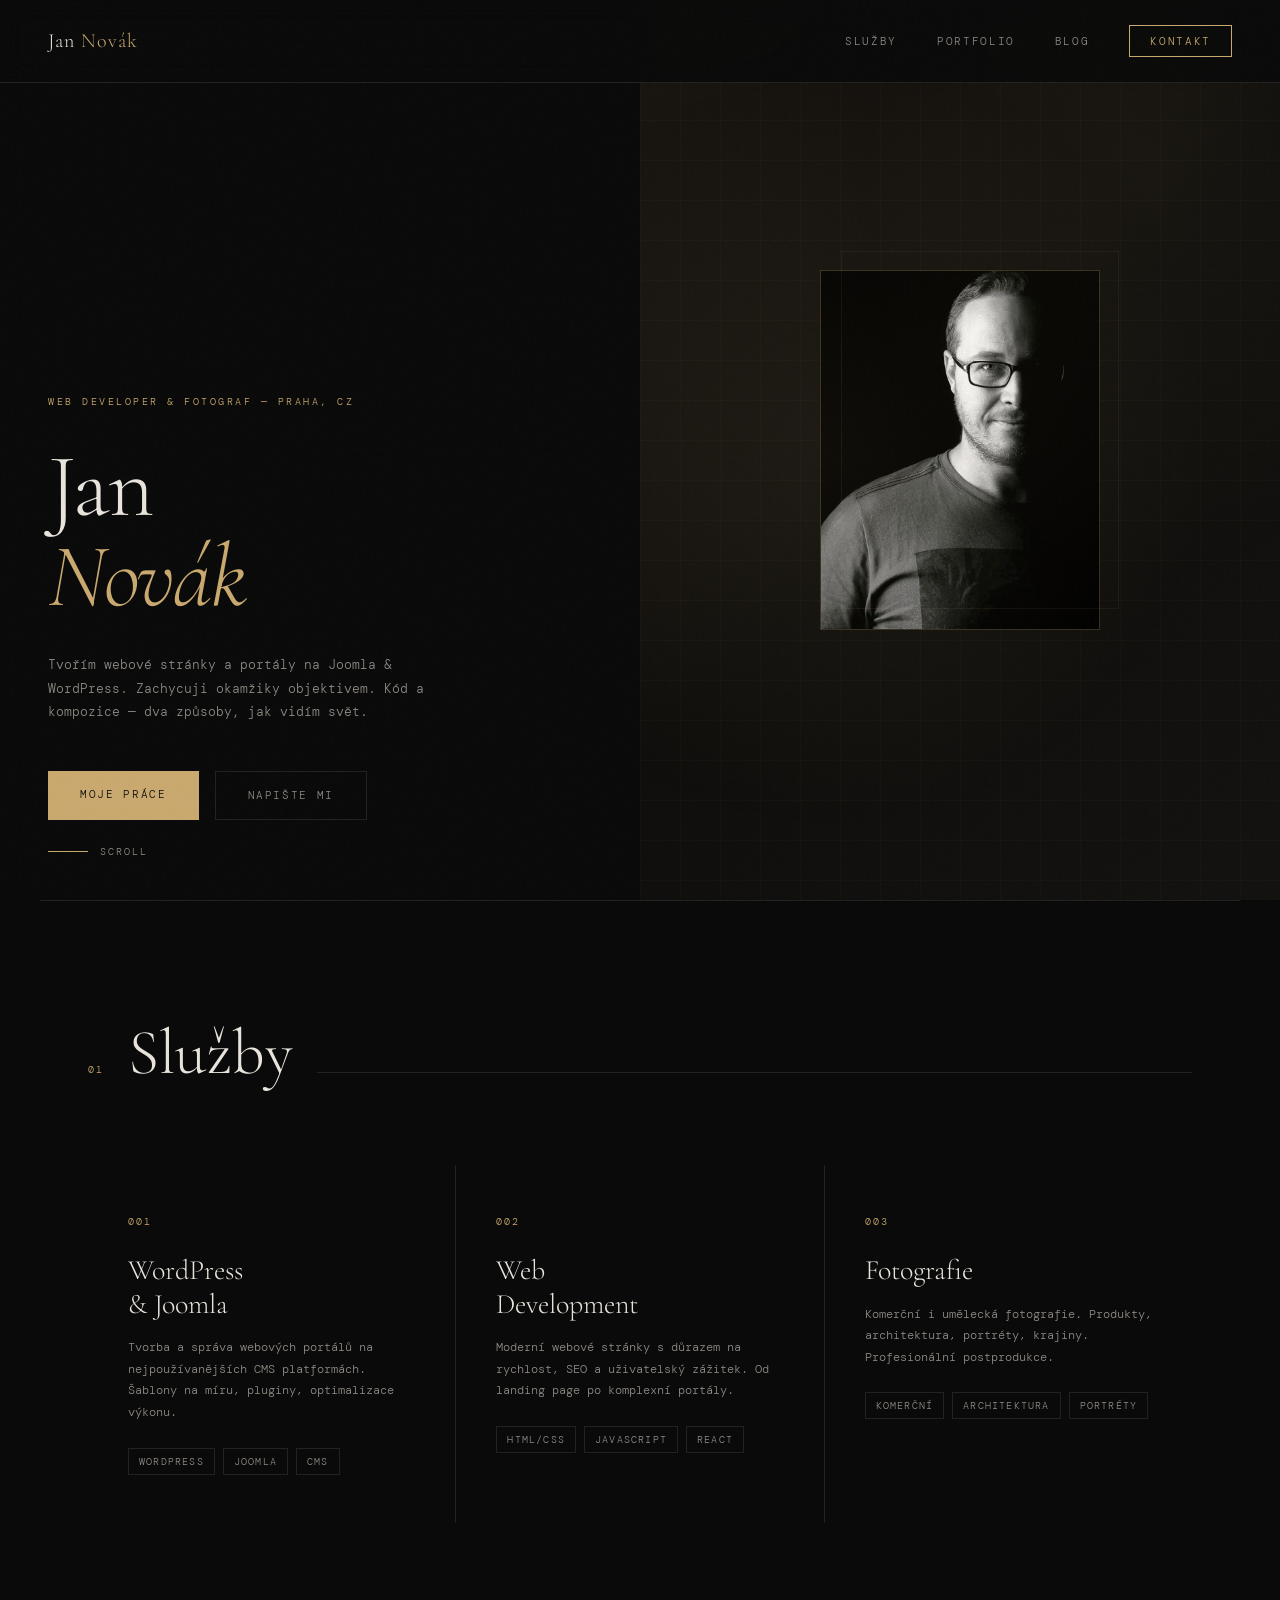
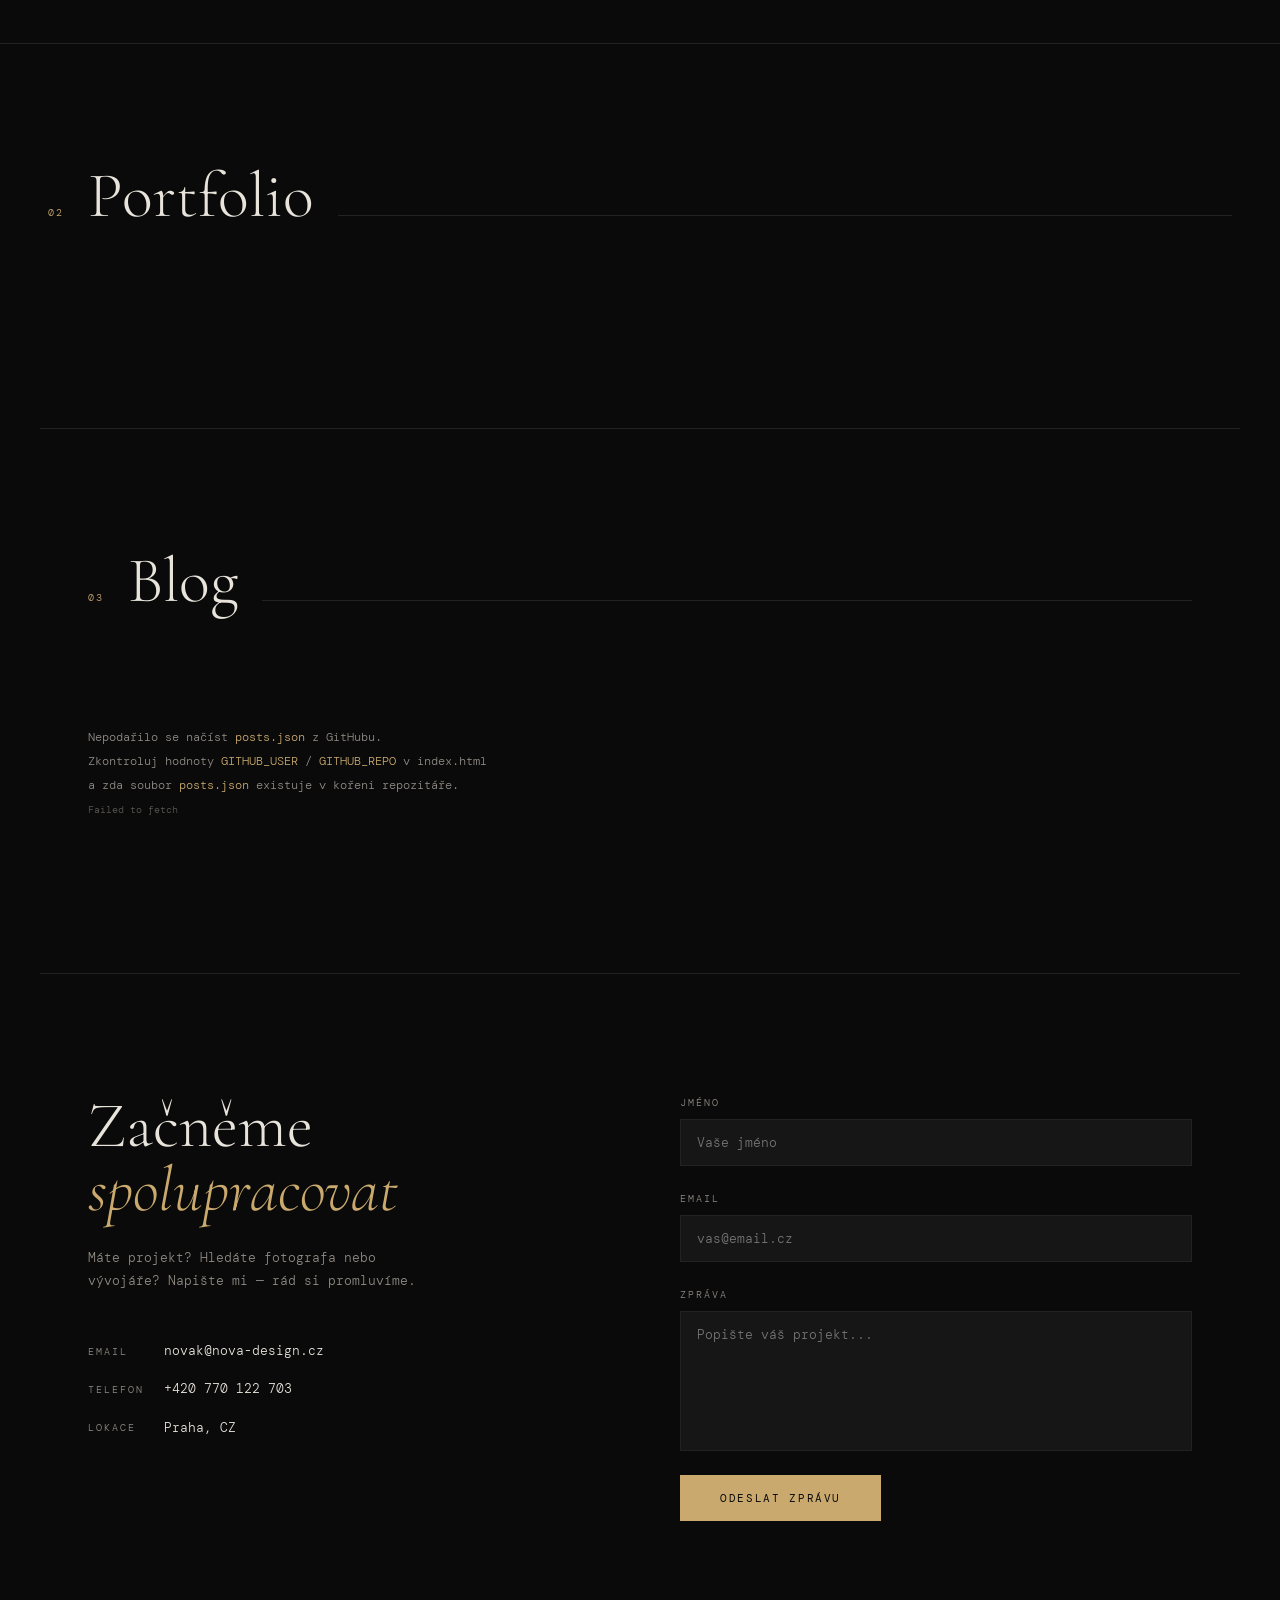
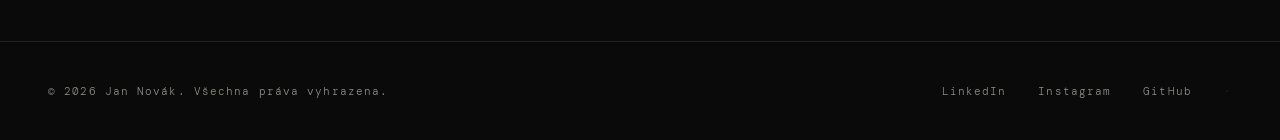
<file: index.html>
<!DOCTYPE html>
<html lang="cs">
<head>
<meta charset="UTF-8">
<meta name="viewport" content="width=device-width, initial-scale=1.0">
<title>Jan Novák — Web Developer & Fotograf</title>
<meta name="description" content="Jan Novák — webový vývojář, Joomla & WordPress specialista a fotograf.">
<meta property="og:type" content="website">
<meta property="og:title" content="Jan Novák — Web Developer & Fotograf">
<meta property="og:description" content="Jan Novák — webový vývojář, Joomla & WordPress specialista a fotograf.">
<meta property="og:url" content="https://nova-design.cz/">
<meta name="twitter:card" content="summary">
<link rel="preconnect" href="https://fonts.googleapis.com">
<link rel="preconnect" href="https://fonts.gstatic.com" crossorigin>
<link rel="preconnect" href="https://raw.githubusercontent.com" crossorigin>
<link rel="preload" as="style" href="https://fonts.googleapis.com/css2?family=Cormorant+Garamond:ital,wght@0,300;0,400;1,300&family=DM+Mono:wght@300;400&display=swap">
<link rel="stylesheet" href="https://fonts.googleapis.com/css2?family=Cormorant+Garamond:ital,wght@0,300;0,400;1,300&family=DM+Mono:wght@300;400&display=swap" media="print" onload="this.media='all'">
<noscript><link rel="stylesheet" href="https://fonts.googleapis.com/css2?family=Cormorant+Garamond:ital,wght@0,300;0,400;1,300&family=DM+Mono:wght@300;400&display=swap"></noscript>
<link rel="canonical" href="https://nova-design.cz/">
<link rel="stylesheet" href="style.css">
</head>
<body>

<nav>
  <a href="#" class="nav-logo">Jan <span>Novák</span></a>
  <ul class="nav-links">
    <li><a href="#services">Služby</a></li>
    <li><a href="#portfolio">Portfolio</a></li>
    <li><a href="#blog">Blog</a></li>
    <li><a href="#contact" class="nav-cta">Kontakt</a></li>
  </ul>
  <button class="nav-burger" id="nav-burger" aria-label="Menu" onclick="toggleMobileMenu()">
    <span></span><span></span><span></span>
  </button>
</nav>

<div class="mobile-menu" id="mobile-menu">
  <a href="#services" onclick="closeMobileMenu()">Služby</a>
  <a href="#portfolio" onclick="closeMobileMenu()">Portfolio</a>
  <a href="#blog" onclick="closeMobileMenu()">Blog</a>
  <a href="#contact" onclick="closeMobileMenu()" class="mob-cta">Kontakt</a>
</div>

<section id="hero" style="max-width:100%;padding:0">
  <div class="hero-left">
    <p class="hero-tag">Web developer &amp; fotograf — Praha, CZ</p>
    <h1 class="hero-title">Jan<br><em>Novák</em></h1>
    <p class="hero-desc">Tvořím webové stránky a portály na Joomla &amp; WordPress. Zachycuji okamžiky objektivem. Kód a kompozice — dva způsoby, jak vidím svět.</p>
    <div class="hero-actions">
      <a href="#portfolio" class="btn-primary">Moje práce</a>
      <a href="#contact" class="btn-ghost">Napište mi</a>
    </div>
  </div>
  <div class="hero-right">
    <div class="hero-img-placeholder">
      <div class="hero-grid-lines"></div>
      <div class="hero-photo-frame">
        <img src="images/photo.jpg" alt="Jan Novák" width="248" height="328"
          fetchpriority="high" decoding="async"
          style="width:100%;height:100%;object-fit:cover;display:block">
      </div>
    </div>
  </div>
  <div class="hero-scroll"><span class="scroll-line"></span>Scroll</div>
</section>

<section id="services">
  <div class="section-header reveal">
    <span class="section-num">01</span>
    <h2 class="section-title">Služby</h2>
    <div class="section-line"></div>
  </div>
  <div class="services-grid reveal">
    <div class="service-card">
      <p class="service-num">001</p><h3 class="service-name">WordPress<br>&amp; Joomla</h3>
      <p class="service-desc">Tvorba a správa webových portálů na nejpoužívanějších CMS platformách. Šablony na míru, pluginy, optimalizace výkonu.</p>
      <div class="service-tags"><span class="tag">WordPress</span><span class="tag">Joomla</span><span class="tag">CMS</span></div>
    </div>
    <div class="service-card">
      <p class="service-num">002</p><h3 class="service-name">Web<br>Development</h3>
      <p class="service-desc">Moderní webové stránky s důrazem na rychlost, SEO a uživatelský zážitek. Od landing page po komplexní portály.</p>
      <div class="service-tags"><span class="tag">HTML/CSS</span><span class="tag">JavaScript</span><span class="tag">React</span></div>
    </div>
    <div class="service-card">
      <p class="service-num">003</p><h3 class="service-name">Foto&shy;grafie</h3>
      <p class="service-desc">Komerční i umělecká fotografie. Produkty, architektura, portréty, krajiny. Profesionální postprodukce.</p>
      <div class="service-tags"><span class="tag">Komerční</span><span class="tag">Architektura</span><span class="tag">Portréty</span></div>
    </div>
  </div>
</section>

<section id="portfolio" style="max-width:100%;padding-left:48px;padding-right:48px">
  <div style="max-width:1200px;margin:0 auto">
    <div class="section-header reveal">
      <span class="section-num">02</span>
      <h2 class="section-title">Portfolio</h2>
      <div class="section-line"></div>
    </div>
    <div id="pf-filters" class="pf-filters" style="display:none"></div>
    <div id="portfolio-grid" class="portfolio-grid">
      <p class="pf-loading">Načítám portfolio</p>
    </div>
  </div>
</section>

<section id="blog">
  <div class="section-header reveal">
    <span class="section-num">03</span>
    <h2 class="section-title">Blog</h2>
    <div class="section-line"></div>
  </div>
  <div id="blog-grid" class="blog-grid">
    <p class="blog-loading">Načítám články</p>
  </div>
</section>

<section id="contact">
  <div class="contact-inner reveal">
    <div class="contact-left">
      <h2>Začněme <em>spolupracovat</em></h2>
      <p>Máte projekt? Hledáte fotografa nebo vývojáře? Napište mi — rád si promluvíme.</p>
      <div class="contact-info">
        <div class="contact-item"><span class="ci-label">Email</span><a href="mailto:novak@nova-design.cz" class="ci-value">novak@nova-design.cz</a></div>
        <div class="contact-item"><span class="ci-label">Telefon</span><a href="tel:+420770122703" class="ci-value">+420 770 122 703</a></div>
        <div class="contact-item"><span class="ci-label">Lokace</span><span class="ci-value">Praha, CZ</span></div>
      </div>
    </div>
    <form class="contact-form" onsubmit="handleSubmit(event)">
      <div class="form-group"><label class="form-label">Jméno</label><input type="text" name="name" class="form-input" placeholder="Vaše jméno" required></div>
      <div class="form-group"><label class="form-label">Email</label><input type="email" name="email" class="form-input" placeholder="vas@email.cz" required></div>
      <div class="form-group"><label class="form-label">Zpráva</label><textarea name="message" class="form-textarea" placeholder="Popište váš projekt..." required></textarea></div>
      <input type="text" name="website" class="hp-field" tabindex="-1" autocomplete="off" aria-hidden="true">
      <button type="submit" class="form-submit">Odeslat zprávu</button>
    </form>
  </div>
</section>

<footer>
  <p class="footer-copy">© 2026 Jan Novák. Všechna práva vyhrazena.</p>
  <div class="footer-links">
    <a href="#">LinkedIn</a><a href="#">Instagram</a><a href="#">GitHub</a>
    <a href="admin.html" class="footer-admin">·</a>
  </div>
</footer>

<button id="back-top" onclick="window.scrollTo({top:0,behavior:'smooth'})" aria-label="Zpět nahoru">↑</button>

<div class="modal-overlay" id="pf-modal" onclick="closePfModal(event)">
  <div class="article-modal" style="max-width:800px">
    <img id="pf-modal-img" alt="" loading="lazy" style="width:100%;max-height:420px;object-fit:cover;flex-shrink:0;display:none;background:var(--surface)">
    <div class="modal-head">
      <div><div class="modal-meta" id="pf-modal-tags"></div><h2 class="modal-title" id="pf-modal-title"></h2></div>
      <button class="close-btn" onclick="closePfModalBtn()">×</button>
    </div>
    <div class="modal-body">
      <p id="pf-modal-desc"></p>
      <div id="pf-modal-link-wrap" style="margin-top:24px;display:none">
        <a id="pf-modal-link" href="#" target="_blank" rel="noopener" class="btn-primary" style="display:inline-block">Zobrazit projekt →</a>
      </div>
    </div>
  </div>
</div>

<div class="modal-overlay" id="article-modal" onclick="closeArticle(event)">
  <div class="article-modal">
    <div class="modal-head">
      <div><div class="modal-meta" id="modal-meta"></div><h2 class="modal-title" id="modal-title"></h2></div>
      <button class="close-btn" onclick="closeArticleBtn()">×</button>
    </div>
    <div class="modal-body"><p id="modal-content"></p></div>
  </div>
</div>

<script>
// ╔══════════════════════════════════════════════════════════╗
// ║  KONFIGURACE — vyplň po nahrání na GitHub               ║
// ╚══════════════════════════════════════════════════════════╝
const GITHUB_USER = 'wertigocore';     // tvůj GitHub login
const GITHUB_REPO = 'wertigocore.github.io'; // název repozitáře
const POSTS_FILE      = 'posts.json';
const PORTFOLIO_FILE  = 'portfolio.json';
// ──────────────────────────────────────────────────────────

const configured = GITHUB_USER !== 'YOUR_USERNAME';

const RAW_URL           = `https://raw.githubusercontent.com/${GITHUB_USER}/${GITHUB_REPO}/main/${POSTS_FILE}`;
const PORTFOLIO_RAW_URL = `https://raw.githubusercontent.com/${GITHUB_USER}/${GITHUB_REPO}/main/${PORTFOLIO_FILE}`;

const MONTHS = ['ledna','února','března','dubna','května','června','července','srpna','září','října','listopadu','prosince'];
function fmtDate(s){ const d=new Date(s); return `${d.getDate()}. ${MONTHS[d.getMonth()]} ${d.getFullYear()}`; }

// Fallback ukázkové články pro lokální vývoj
const DEMO = [
  {id:1,title:"Jak optimalizovat WordPress pro rychlost",excerpt:"Praktický průvodce optimalizací — od výběru hostingu po lazyloading a cachování.",category:"WordPress",date:"2026-03-12",content:"Toto je ukázkový obsah. Po nastavení GitHub credentials se zobrazí vaše skutečné články z posts.json."},
  {id:2,title:"Zlatá hodinka — proč fotografovat při soumraku",excerpt:"Světlo ve zlaté hodince mění průměrnou fotografii v umělecké dílo.",category:"Fotografie",date:"2026-02-28",content:"Toto je ukázkový obsah. Po nastavení GitHub credentials se zobrazí vaše skutečné články z posts.json."},
  {id:3,title:"Joomla vs WordPress v roce 2026",excerpt:"Porovnání dvou CMS gigantů z pohledu vývojáře.",category:"CMS",date:"2026-02-05",content:"Toto je ukázkový obsah. Po nastavení GitHub credentials se zobrazí vaše skutečné články z posts.json."}
];

async function loadBlog(){
  const grid = document.getElementById('blog-grid');
  if(!configured){
    // Lokální demo — není připojeno ke GitHubu
    grid.innerHTML = '<div class="demo-notice">⚠ Demo režim — nastav GITHUB_USER a GITHUB_REPO v index.html</div>';
    renderCards(DEMO, grid, true);
    return;
  }
  try{
    // Cache bust po 5 minutách
    const v = Math.floor(Date.now()/60_000);
    const r = await fetch(`${RAW_URL}?v=${v}`, { cache: 'no-store' });
    if(!r.ok) throw new Error(`${r.status} ${r.statusText}`);
    const all = await r.json();
    const posts = all.filter(p=>p.status==='published').sort((a,b)=>new Date(b.date)-new Date(a.date));
    renderCards(posts, grid, false);
  }catch(e){
    grid.innerHTML = `
      <div class="blog-error">
        Nepodařilo se načíst <code>posts.json</code> z GitHubu.<br>
        Zkontroluj hodnoty <code>GITHUB_USER</code> / <code>GITHUB_REPO</code> v index.html<br>
        a zda soubor <code>posts.json</code> existuje v kořeni repozitáře.<br>
        <small style="opacity:.6">${e.message}</small>
      </div>`;
  }
}

function renderCards(posts, grid, append){
  if(!posts.length){
    if(!append) grid.innerHTML = '<p class="blog-empty">Zatím žádné publikované články.</p>';
    return;
  }
  const html = posts.map((p,i)=>`
    <a class="blog-card reveal" style="transition-delay:${i*.08}s" href="/clanek/${p.slug||''}"
      data-post='${JSON.stringify(p).replace(/'/g,"&#39;")}'>
      <div style="display:flex;align-items:baseline;flex-wrap:wrap;gap:4px">
        <span class="blog-date">${fmtDate(p.date)}</span>
        <span class="blog-cat">${p.category}</span>
      </div>
      <h3 class="blog-title">${p.title}</h3>
      <p class="blog-excerpt">${p.excerpt}</p>
      <span class="blog-read">Číst <span class="blog-arrow"></span></span>
    </a>`).join('');

  if(append) grid.innerHTML += html;
  else grid.innerHTML = html;

  grid.querySelectorAll('.blog-card').forEach(card=>{
    card.addEventListener('click',e=>{
      const p = JSON.parse(card.dataset.post);
      if(!p.slug) return; // bez slugu necháme normální navigaci na clanek.php?
      e.preventDefault();
      history.pushState({article:p.slug}, '', `/clanek/${p.slug}`);
      document.getElementById('modal-meta').textContent = `${fmtDate(p.date)} · ${p.category}`;
      document.getElementById('modal-title').textContent = p.title;
      document.getElementById('modal-content').textContent = p.content;
      document.getElementById('article-modal').classList.add('open');
      document.body.style.overflow='hidden';
    });
  });
  grid.querySelectorAll('.reveal').forEach(el=>observer.observe(el));
}

function toggleMobileMenu(){
  const open=document.getElementById('mobile-menu').classList.toggle('open');
  document.getElementById('nav-burger').classList.toggle('open',open);
  document.body.style.overflow=open?'hidden':'';
}
function closeMobileMenu(){
  document.getElementById('mobile-menu').classList.remove('open');
  document.getElementById('nav-burger').classList.remove('open');
  document.body.style.overflow='';
}

function closeArticle(e){ if(e.target===document.getElementById('article-modal')) closeArticleBtn(); }
function closeArticleBtn(){
  const wasOpen = document.getElementById('article-modal').classList.contains('open');
  document.getElementById('article-modal').classList.remove('open'); document.body.style.overflow='';
  if(wasOpen && location.pathname.startsWith('/clanek/')) history.pushState({}, '', '/#blog');
}
function closePfModal(e){ if(e.target===document.getElementById('pf-modal')) closePfModalBtn(); }
function closePfModalBtn(){ document.getElementById('pf-modal').classList.remove('open'); document.body.style.overflow=''; }
document.addEventListener('keydown',e=>{ if(e.key==='Escape'){ closeArticleBtn(); closePfModalBtn(); closeMobileMenu(); } });
window.addEventListener('popstate',()=>{ if(!location.pathname.startsWith('/clanek/')) closeArticleBtn(); });

// ── Portfolio ────────────────────────────────────────────────
let pfActiveTag='all';
let pfAllItems=[];

async function loadPortfolio(){
  const grid=document.getElementById('portfolio-grid');
  if(!configured){grid.innerHTML='';return;}
  try{
    const v=Math.floor(Date.now()/60_000);
    const r=await fetch(`${PORTFOLIO_RAW_URL}?v=${v}`,{cache:'no-store'});
    if(!r.ok)throw new Error(`${r.status}`);
    pfAllItems=(await r.json()).filter(p=>p.visible!==false);
    renderPfFilters();
    renderPfItems();
  }catch(e){
    grid.innerHTML=''; // portfolio není povinné — tiché selhání
  }
}

function renderPfFilters(){
  const el=document.getElementById('pf-filters');
  const tags=['all',...new Set(pfAllItems.flatMap(p=>p.tags||[]))].filter(Boolean);
  if(tags.length<=2){el.style.display='none';return;}
  el.style.display='flex';
  el.innerHTML=tags.map(t=>`<button class="pf-btn${t===pfActiveTag?' active':''}" onclick="pfFilter('${t.replace(/'/g,'&#39;')}')">${t==='all'?'Vše':t}</button>`).join('');
}

function pfFilter(tag){
  pfActiveTag=tag;
  document.querySelectorAll('.pf-btn').forEach(b=>b.classList.toggle('active',b.textContent.trim()===(tag==='all'?'Vše':tag)));
  renderPfItems();
}

function renderPfItems(){
  const grid=document.getElementById('portfolio-grid');
  const items=pfActiveTag==='all'?pfAllItems:pfAllItems.filter(p=>(p.tags||[]).includes(pfActiveTag));
  if(!items.length){grid.innerHTML='<p class="pf-empty">Žádné položky v této kategorii.</p>';return;}
  grid.innerHTML=items.map((p,i)=>`
    <div class="portfolio-item reveal" style="transition-delay:${i*.07}s" data-pf='${JSON.stringify(p).replace(/'/g,"&#39;")}'>
      <div class="portfolio-bg${p.image?'':' portfolio-placeholder'}" ${p.image?`data-bg="url(${p.image})"`:'style="background:linear-gradient(135deg,#1a1510,#0f0e0c)"'}>
        ${!p.image?'<div class="portfolio-icon"><svg width="36" height="36" viewBox="0 0 24 24" fill="none" stroke="currentColor" stroke-width="0.8"><rect x="3" y="3" width="18" height="18" rx="1"/><circle cx="8.5" cy="8.5" r="1.5"/><polyline points="21,15 16,10 5,21"/></svg></div>':''}
      </div>
      <div class="portfolio-overlay">
        <p class="portfolio-label">${(p.tags||[]).join(' · ')}</p>
        <h3 class="portfolio-name">${p.title}</h3>
      </div>
    </div>`).join('');
  grid.querySelectorAll('.portfolio-item').forEach(card=>{
    card.addEventListener('click',()=>{
      const p=JSON.parse(card.dataset.pf);
      const imgEl=document.getElementById('pf-modal-img');
      if(p.image){imgEl.src=p.image;imgEl.alt=p.title;imgEl.style.display='block';}
      else{imgEl.src='';imgEl.style.display='none';}
      document.getElementById('pf-modal-tags').textContent=(p.tags||[]).join(' · ');
      document.getElementById('pf-modal-title').textContent=p.title;
      document.getElementById('pf-modal-desc').textContent=p.description||'';
      const lw=document.getElementById('pf-modal-link-wrap');
      if(p.link){lw.style.display='block';document.getElementById('pf-modal-link').href=p.link;}
      else{lw.style.display='none';}
      document.getElementById('pf-modal').classList.add('open');
      document.body.style.overflow='hidden';
    });
  });
  grid.querySelectorAll('.reveal').forEach(el=>observer.observe(el));
}

const observer = new IntersectionObserver(entries=>{
  entries.forEach(e=>{
    if(e.isIntersecting){
      e.target.classList.add('visible');
      const lazyBg=e.target.querySelector('[data-bg]');
      if(lazyBg){lazyBg.style.backgroundImage=lazyBg.dataset.bg;delete lazyBg.dataset.bg;}
      observer.unobserve(e.target);
    }
  });
},{threshold:.1,rootMargin:'300px 0px'});
document.querySelectorAll('.reveal').forEach(el=>observer.observe(el));

window.addEventListener('scroll',()=>{
  document.querySelector('nav').style.padding = window.scrollY>60?'14px 48px':'24px 48px';
  document.getElementById('back-top').classList.toggle('visible', window.scrollY>500);
},{passive:true});

async function handleSubmit(e){
  e.preventDefault();
  const form=e.target;
  const btn=form.querySelector('.form-submit');
  const prevErr=form.querySelector('.form-error');
  if(prevErr)prevErr.remove();

  const data={
    name:form.name.value.trim(),
    email:form.email.value.trim(),
    message:form.message.value.trim(),
    website:form.website.value // honeypot
  };

  btn.disabled=true;btn.textContent='Odesílám…';
  try{
    const r=await fetch('contact.php',{
      method:'POST',
      headers:{'Content-Type':'application/json'},
      body:JSON.stringify(data)
    });
    const result=await r.json().catch(()=>({ok:false,error:'bad_response'}));
    if(!r.ok||!result.ok)throw new Error(result.error||`HTTP ${r.status}`);

    btn.textContent='Odesláno ✓';btn.style.background='#4a7c59';
    form.reset();
    setTimeout(()=>{ btn.textContent='Odeslat zprávu';btn.style.background='';btn.disabled=false; },3000);
  }catch(err){
    btn.textContent='Odeslat zprávu';btn.disabled=false;
    const p=document.createElement('p');
    p.className='form-error';
    p.textContent='Zprávu se nepodařilo odeslat. Zkuste to prosím znovu nebo pište na novak@nova-design.cz.';
    btn.insertAdjacentElement('beforebegin',p);
  }
}

loadBlog();
loadPortfolio();
</script>
</body>
</html>
</file>
<file: style.css>
:root {
  --bg:#0a0a0a;--bg2:#111;--surface:#161616;--border:#222;
  --accent:#c9a96e;--accent2:#e8d5b0;--text:#e8e4dc;--muted:#908b85;
  --serif:'Cormorant Garamond',Georgia,serif;--mono:'DM Mono',monospace;
}
*,*::before,*::after{box-sizing:border-box;margin:0;padding:0}
html{scroll-behavior:smooth}
body{background:var(--bg);color:var(--text);font-family:var(--mono);font-size:13px;font-weight:300;line-height:1.7;overflow-x:hidden}
body::before{content:'';position:fixed;inset:0;background-image:url("data:image/svg+xml,%3Csvg viewBox='0 0 256 256' xmlns='http://www.w3.org/2000/svg'%3E%3Cfilter id='n'%3E%3CfeTurbulence type='fractalNoise' baseFrequency='0.9' numOctaves='4' stitchTiles='stitch'/%3E%3C/filter%3E%3Crect width='100%25' height='100%25' filter='url(%23n)' opacity='0.03'/%3E%3C/svg%3E");pointer-events:none;z-index:9999;opacity:.4}

nav{position:fixed;top:0;left:0;right:0;z-index:100;display:flex;justify-content:space-between;align-items:center;padding:24px 48px;background:rgba(10,10,10,.9);backdrop-filter:blur(12px);border-bottom:1px solid var(--border);transition:padding .3s}
.nav-logo{font-family:var(--serif);font-size:20px;font-weight:300;letter-spacing:.05em;color:var(--text);text-decoration:none}
.nav-logo span{color:var(--accent)}
.nav-links{display:flex;gap:40px;list-style:none}
.nav-links a{color:var(--muted);text-decoration:none;font-size:11px;letter-spacing:.15em;text-transform:uppercase;transition:color .3s}
.nav-links a:hover{color:var(--accent)}
.nav-cta{color:var(--accent)!important;border:1px solid var(--accent)!important;padding:8px 20px}
.nav-cta:hover{background:var(--accent)!important;color:var(--bg)!important}

#hero{min-height:100vh;display:grid;grid-template-columns:1fr 1fr;position:relative;overflow:hidden}
.hero-left{display:flex;flex-direction:column;justify-content:flex-end;padding:120px 64px 80px 48px;position:relative;z-index:2}
.hero-tag{font-size:10px;letter-spacing:.25em;text-transform:uppercase;color:var(--accent);margin-bottom:32px;opacity:0;animation:fadeUp 1s ease .3s forwards}
.hero-title{font-family:var(--serif);font-size:clamp(56px,7vw,96px);font-weight:300;line-height:1;letter-spacing:-.02em;opacity:0;animation:fadeUp 1s ease .5s forwards}
.hero-title em{font-style:italic;color:var(--accent)}
.hero-desc{margin-top:32px;max-width:400px;color:var(--muted);font-size:13px;line-height:1.8;opacity:0;animation:fadeUp 1s ease .7s forwards}
.hero-actions{margin-top:48px;display:flex;gap:16px;opacity:0;animation:fadeUp 1s ease .9s forwards}
.btn-primary{display:inline-block;padding:14px 32px;background:var(--accent);color:var(--bg);text-decoration:none;font-size:11px;letter-spacing:.15em;text-transform:uppercase;font-family:var(--mono);transition:background .3s,transform .2s;border:none;cursor:pointer}
.btn-primary:hover{background:var(--accent2);transform:translateY(-2px)}
.btn-ghost{display:inline-block;padding:14px 32px;border:1px solid var(--border);color:var(--muted);text-decoration:none;font-size:11px;letter-spacing:.15em;text-transform:uppercase;font-family:var(--mono);transition:border-color .3s,color .3s,transform .2s}
.btn-ghost:hover{border-color:var(--accent);color:var(--accent);transform:translateY(-2px)}
.hero-right{position:relative;overflow:hidden}
.hero-img-placeholder{position:absolute;inset:0;background:linear-gradient(135deg,#1a1510,#0f0e0c,#141210);display:flex;align-items:center;justify-content:center}
.hero-img-placeholder::after{content:'';position:absolute;inset:0;background:radial-gradient(ellipse at 30% 50%,rgba(201,169,110,.08),transparent 60%),radial-gradient(ellipse at 80% 20%,rgba(201,169,110,.05),transparent 40%)}
.hero-grid-lines{position:absolute;inset:0;background-image:linear-gradient(rgba(201,169,110,.03) 1px,transparent 1px),linear-gradient(90deg,rgba(201,169,110,.03) 1px,transparent 1px);background-size:40px 40px;opacity:0;animation:fadeIn 2s ease 1s forwards}
.hero-photo-frame{position:absolute;top:50%;left:50%;transform:translate(-50%,-50%);width:280px;height:360px;border:1px solid rgba(201,169,110,.2);display:flex;align-items:center;justify-content:center;opacity:0;animation:fadeIn 1s ease 1.2s forwards}
.hero-photo-frame::before{content:'';position:absolute;top:-20px;right:-20px;width:100%;height:100%;border:1px solid rgba(201,169,110,.08)}
.hero-photo-inner{width:calc(100% - 32px);height:calc(100% - 32px);background:var(--surface);display:flex;flex-direction:column;align-items:center;justify-content:center;gap:12px}
.hero-photo-label{font-size:10px;letter-spacing:.2em;text-transform:uppercase;color:var(--muted)}
.hero-scroll{position:absolute;bottom:40px;left:48px;display:flex;align-items:center;gap:12px;color:var(--muted);font-size:10px;letter-spacing:.2em;text-transform:uppercase;opacity:0;animation:fadeIn 1s ease 1.5s forwards}
.scroll-line{width:40px;height:1px;background:var(--accent)}

section{padding:120px 48px;max-width:1200px;margin:0 auto}
.section-header{display:flex;align-items:baseline;gap:24px;margin-bottom:80px}
.section-num{font-size:10px;letter-spacing:.2em;color:var(--accent)}
.section-title{font-family:var(--serif);font-size:clamp(36px,5vw,64px);font-weight:300;line-height:1}
.section-line{flex:1;height:1px;background:var(--border);margin-bottom:6px}

#services{border-top:1px solid var(--border)}
.services-grid{display:grid;grid-template-columns:repeat(3,1fr);gap:1px;background:var(--border)}
.service-card{background:var(--bg);padding:48px 40px;position:relative;transition:background .3s;overflow:hidden}
.service-card::before{content:'';position:absolute;bottom:0;left:0;width:0;height:1px;background:var(--accent);transition:width .4s}
.service-card:hover{background:var(--surface)}
.service-card:hover::before{width:100%}
.service-num{font-size:10px;letter-spacing:.2em;color:var(--accent);margin-bottom:24px}
.service-name{font-family:var(--serif);font-size:28px;font-weight:300;margin-bottom:16px;line-height:1.2}
.service-desc{color:var(--muted);font-size:12px;line-height:1.8}
.service-tags{margin-top:24px;display:flex;flex-wrap:wrap;gap:8px}
.tag{font-size:10px;letter-spacing:.12em;text-transform:uppercase;padding:4px 10px;border:1px solid var(--border);color:var(--muted)}

#portfolio{border-top:1px solid var(--border)}
.portfolio-grid{display:grid;grid-template-columns:repeat(2,1fr);gap:2px}
.portfolio-item{position:relative;aspect-ratio:4/3;background:var(--surface);overflow:hidden;cursor:pointer}
.portfolio-item:first-child{grid-column:span 2;aspect-ratio:16/7}
.portfolio-placeholder{position:absolute;inset:0;display:flex;align-items:center;justify-content:center;background:linear-gradient(135deg,#161410,#111010);transition:transform .6s cubic-bezier(.25,.46,.45,.94)}
.portfolio-item:hover .portfolio-placeholder{transform:scale(1.03)}
.portfolio-overlay{position:absolute;inset:0;background:rgba(10,10,10,.7);display:flex;flex-direction:column;justify-content:flex-end;padding:32px;opacity:0;transition:opacity .3s}
.portfolio-item:hover .portfolio-overlay{opacity:1}
.portfolio-label{font-size:10px;letter-spacing:.2em;text-transform:uppercase;color:var(--accent);margin-bottom:8px}
.portfolio-name{font-family:var(--serif);font-size:28px;font-weight:300}
.portfolio-icon{position:absolute;inset:0;display:flex;align-items:center;justify-content:center;color:var(--muted)}

#blog{border-top:1px solid var(--border)}
.blog-grid{display:grid;grid-template-columns:repeat(3,1fr);gap:40px}
.blog-card{border-top:1px solid var(--border);padding-top:32px;position:relative;cursor:pointer;transition:border-color .3s;display:block;color:inherit;text-decoration:none}
.blog-card::before{content:'';position:absolute;top:-1px;left:0;width:0;height:1px;background:var(--accent);transition:width .4s}
.blog-card:hover{border-color:transparent}
.blog-card:hover::before{width:100%}
.blog-date{font-size:10px;letter-spacing:.15em;color:var(--accent);margin-bottom:8px}
.blog-cat{display:inline-block;font-size:9px;letter-spacing:.15em;text-transform:uppercase;padding:3px 8px;border:1px solid var(--border);color:var(--muted);margin-left:8px}
.blog-title{font-family:var(--serif);font-size:22px;font-weight:300;line-height:1.3;margin-bottom:12px;margin-top:12px}
.blog-excerpt{color:var(--muted);font-size:12px;line-height:1.8}
.blog-read{display:inline-flex;align-items:center;gap:8px;margin-top:20px;font-size:10px;letter-spacing:.15em;text-transform:uppercase;color:var(--accent);background:none;border:none;font-family:var(--mono);padding:0;cursor:pointer}
.blog-arrow{width:20px;height:1px;background:var(--accent);position:relative;display:inline-block;transition:width .3s}
.blog-card:hover .blog-arrow{width:32px}
.blog-arrow::after{content:'';position:absolute;right:0;top:-3px;width:6px;height:6px;border-top:1px solid var(--accent);border-right:1px solid var(--accent);transform:rotate(45deg)}
.blog-loading{color:var(--muted);font-size:12px;letter-spacing:.1em;padding:48px 0;display:flex;align-items:center;gap:12px;grid-column:1/-1}
.blog-loading::before{content:'';display:inline-block;width:14px;height:14px;border:1px solid var(--border);border-top-color:var(--accent);border-radius:50%;animation:spin .8s linear infinite;flex-shrink:0}
.blog-empty{color:var(--muted);font-size:13px;padding:48px 0;grid-column:1/-1}
.blog-error{color:var(--muted);font-size:12px;padding:32px 0;line-height:2;grid-column:1/-1}
.blog-error code{color:var(--accent);font-family:var(--mono)}
.demo-notice{display:inline-block;margin-bottom:24px;font-size:10px;letter-spacing:.15em;text-transform:uppercase;padding:6px 14px;border:1px solid rgba(201,169,110,.3);color:var(--accent);background:rgba(201,169,110,.05);grid-column:1/-1}

.modal-overlay{position:fixed;inset:0;background:rgba(0,0,0,.92);z-index:1000;display:flex;align-items:center;justify-content:center;opacity:0;pointer-events:none;transition:opacity .3s}
.modal-overlay.open{opacity:1;pointer-events:all}
.article-modal{background:var(--bg2);border:1px solid var(--border);width:90%;max-width:760px;max-height:88vh;display:flex;flex-direction:column;transform:translateY(20px);transition:transform .3s}
.modal-overlay.open .article-modal{transform:translateY(0)}
.modal-head{padding:32px 40px 24px;border-bottom:1px solid var(--border);display:flex;justify-content:space-between;align-items:flex-start;gap:16px}
.modal-body{padding:32px 40px;overflow-y:auto}
.modal-body p{color:var(--muted);font-size:13px;line-height:2;white-space:pre-line}
.modal-meta{font-size:10px;letter-spacing:.15em;color:var(--accent);margin-bottom:12px}
.modal-title{font-family:var(--serif);font-size:32px;font-weight:300;line-height:1.2}
.close-btn{background:none;border:none;color:var(--muted);font-size:24px;cursor:pointer;line-height:1;flex-shrink:0;transition:color .2s}
.close-btn:hover{color:var(--text)}

#contact{border-top:1px solid var(--border)}
.contact-inner{display:grid;grid-template-columns:1fr 1fr;gap:80px;align-items:start}
.contact-left h2{font-family:var(--serif);font-size:clamp(40px,5vw,72px);font-weight:300;line-height:1;margin-bottom:24px}
.contact-left h2 em{font-style:italic;color:var(--accent)}
.contact-left p{color:var(--muted);font-size:13px;line-height:1.8;max-width:360px}
.contact-info{margin-top:48px;display:flex;flex-direction:column;gap:16px}
.contact-item{display:flex;gap:16px;align-items:center}
.ci-label{font-size:10px;letter-spacing:.2em;text-transform:uppercase;color:var(--muted);width:60px;flex-shrink:0}
.ci-value{color:var(--text);font-size:13px;text-decoration:none;transition:color .2s}
.ci-value:hover{color:var(--accent)}
.contact-form{display:flex;flex-direction:column;gap:24px}
.form-group{display:flex;flex-direction:column;gap:8px}
.form-label{font-size:10px;letter-spacing:.2em;text-transform:uppercase;color:var(--muted)}
.form-input,.form-textarea{background:var(--surface);border:1px solid var(--border);color:var(--text);font-family:var(--mono);font-size:13px;font-weight:300;padding:14px 16px;outline:none;transition:border-color .3s;resize:none;width:100%}
.form-input:focus,.form-textarea:focus{border-color:var(--accent)}
.form-textarea{min-height:140px}
.form-submit{align-self:flex-start;padding:16px 40px;background:var(--accent);color:var(--bg);border:none;font-family:var(--mono);font-size:11px;letter-spacing:.15em;text-transform:uppercase;cursor:pointer;transition:background .3s,transform .2s}
.form-submit:hover{background:var(--accent2);transform:translateY(-2px)}
.form-submit:disabled{opacity:.6;cursor:default;transform:none}
.hp-field{position:absolute;left:-9999px;width:1px;height:1px;opacity:0;pointer-events:none}
.form-error{color:var(--danger,#c0392b);font-size:12px;margin-top:-8px}

footer{border-top:1px solid var(--border);padding:40px 48px;display:flex;justify-content:space-between;align-items:center}
.footer-copy{font-size:11px;color:var(--muted);letter-spacing:.1em}
.footer-links{display:flex;gap:32px}
.footer-links a{font-size:11px;color:var(--muted);text-decoration:none;letter-spacing:.1em;transition:color .2s}
.footer-links a:hover{color:var(--accent)}
.footer-admin{color:var(--border)!important}
.footer-admin:hover{color:var(--muted)!important}

#back-top{position:fixed;bottom:32px;right:32px;width:44px;height:44px;background:var(--surface);border:1px solid var(--border);color:var(--muted);display:flex;align-items:center;justify-content:center;cursor:pointer;opacity:0;pointer-events:none;transform:translateY(10px);transition:opacity .3s,transform .3s,border-color .2s,color .2s;z-index:90;font-size:20px;line-height:1}
#back-top.visible{opacity:1;pointer-events:all;transform:translateY(0)}
#back-top:hover{border-color:var(--accent);color:var(--accent)}
.pf-filters{display:flex;gap:8px;flex-wrap:wrap;margin-bottom:32px}
.pf-btn{padding:6px 18px;border:1px solid var(--border);background:none;color:var(--muted);font-family:var(--mono);font-size:10px;letter-spacing:.12em;text-transform:uppercase;cursor:pointer;transition:all .2s}
.pf-btn:hover,.pf-btn.active{border-color:var(--accent);color:var(--accent);background:rgba(201,169,110,.05)}
.pf-loading{color:var(--muted);font-size:12px;letter-spacing:.1em;padding:48px 0;display:flex;align-items:center;gap:12px}
.pf-loading::before{content:'';display:inline-block;width:14px;height:14px;border:1px solid var(--border);border-top-color:var(--accent);border-radius:50%;animation:spin .8s linear infinite;flex-shrink:0}
.pf-empty{color:var(--muted);font-size:13px;padding:48px 0}
.portfolio-item{cursor:pointer}
.portfolio-bg{position:absolute;inset:0;background-size:cover;background-position:center;transition:transform .6s cubic-bezier(.25,.46,.45,.94)}
.portfolio-item:hover .portfolio-bg{transform:scale(1.04)}
@keyframes fadeUp{from{opacity:0;transform:translateY(20px)}to{opacity:1;transform:translateY(0)}}
@keyframes fadeIn{from{opacity:0}to{opacity:1}}
@keyframes spin{to{transform:rotate(360deg)}}
.reveal{opacity:0;transform:translateY(30px);transition:opacity .8s ease,transform .8s ease}
.reveal.visible{opacity:1;transform:translateY(0)}

.nav-burger{display:none;background:none;border:none;cursor:pointer;padding:4px;flex-direction:column;gap:5px;z-index:101;position:relative}
.nav-burger span{display:block;width:22px;height:1px;background:var(--text);transition:transform .3s,opacity .3s}
.nav-burger.open span:nth-child(1){transform:translateY(6px) rotate(45deg)}
.nav-burger.open span:nth-child(2){opacity:0}
.nav-burger.open span:nth-child(3){transform:translateY(-6px) rotate(-45deg)}
.mobile-menu{position:fixed;inset:0;background:rgba(10,10,10,.97);z-index:100;display:flex;flex-direction:column;align-items:center;justify-content:center;gap:40px;opacity:0;pointer-events:none;transition:opacity .3s}
.mobile-menu.open{opacity:1;pointer-events:all}
.mobile-menu a{font-family:var(--serif);font-size:42px;font-weight:300;color:var(--text);text-decoration:none;letter-spacing:.02em;transition:color .2s}
.mobile-menu a:hover,.mobile-menu a:active{color:var(--accent)}
.mobile-menu .mob-cta{color:var(--accent)!important}

.article-page{padding-top:180px}
.article-page-head{max-width:760px;margin:0 auto 48px}
.article-page-back{display:inline-flex;align-items:center;gap:8px;color:var(--muted);text-decoration:none;font-size:10px;letter-spacing:.15em;text-transform:uppercase;transition:color .2s;margin-bottom:32px}
.article-page-back:hover{color:var(--accent)}
.article-page-meta{font-size:10px;letter-spacing:.15em;color:var(--accent);margin-bottom:16px}
.article-page-title{font-family:var(--serif);font-size:clamp(32px,5vw,52px);font-weight:300;line-height:1.15;margin-bottom:24px}
.article-page-excerpt{color:var(--muted);font-size:14px;line-height:1.8}
.article-page-body{max-width:760px;margin:0 auto;color:var(--muted);font-size:14px;line-height:2;white-space:pre-line}

@media(max-width:900px){
  body{font-size:14px;line-height:1.75}
  nav{padding:20px 24px}
  .nav-links{display:none}
  .nav-burger{display:flex}
  #hero{grid-template-columns:1fr;grid-template-rows:auto auto}
  .hero-left{padding:110px 24px 48px;order:1}
  .hero-right{display:block;height:300px;order:2}
  .hero-photo-frame{width:200px;height:264px}
  .hero-photo-frame::before{display:none}
  .hero-title{font-size:clamp(52px,14vw,72px)}
  section{padding:72px 24px}
  .services-grid{grid-template-columns:1fr}
  .portfolio-grid{grid-template-columns:1fr}
  .portfolio-item:first-child{grid-column:span 1;aspect-ratio:4/3}
  .blog-grid{grid-template-columns:1fr}
  .blog-excerpt{font-size:13px}
  .contact-inner{grid-template-columns:1fr;gap:48px}
  footer{flex-direction:column;gap:16px;text-align:center}
  .article-modal{width:96%}
  .modal-head,.modal-body{padding:20px 24px}
  #back-top{bottom:20px;right:20px;width:40px;height:40px}
  .article-page{padding-top:120px}
}
</file>
